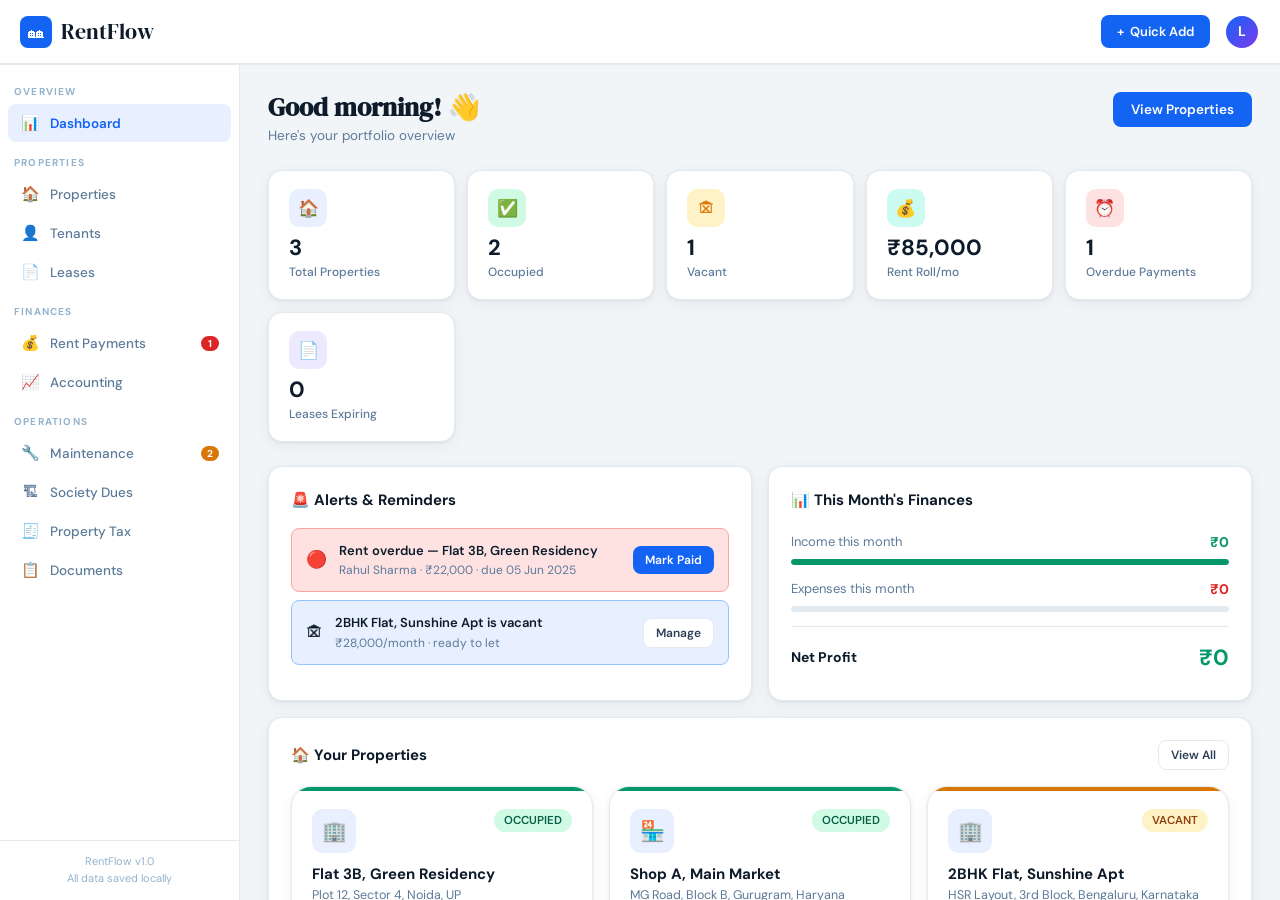
<file: index.html>
<!DOCTYPE html>
<html lang="en">
<head>
  <meta charset="UTF-8" />
  <meta name="viewport" content="width=device-width, initial-scale=1.0" />
  <meta name="description" content="RentFlow — Personal Rental Income & Property Management App" />
  <title>RentFlow — Property Manager</title>
  <link rel="stylesheet" href="style.css" />
  <link rel="preconnect" href="https://fonts.googleapis.com" />
  <link href="https://fonts.googleapis.com/css2?family=DM+Sans:ital,opsz,wght@0,9..40,300;0,9..40,400;0,9..40,500;0,9..40,600;0,9..40,700;1,9..40,400&family=DM+Serif+Display:ital@0;1&display=swap" rel="stylesheet" />
</head>
<body>

<!-- ═══════════════════════════════════════════
     APP HEADER
════════════════════════════════════════════ -->
<header class="app-header">
  <button class="menu-toggle" id="menuToggle" aria-label="Open menu">☰</button>
  <a class="logo" href="#">
    <div class="logo-icon">🏘</div>
    RentFlow
  </a>
  <div class="header-spacer"></div>
  <button class="header-btn" id="globalAddBtn">
    <span>+</span> <span>Quick Add</span>
  </button>
  <div class="header-avatar" title="Your Account">L</div>
</header>

<!-- ═══════════════════════════════════════════
     APP BODY
════════════════════════════════════════════ -->
<div class="app-body">

  <!-- ── SIDEBAR ── -->
  <aside class="sidebar" id="sidebar">
    <div style="padding:8px 0 16px">
      <div class="nav-section">Overview</div>
      <button class="nav-item active" data-page="dashboard"><span class="ni">📊</span>Dashboard</button>

      <div class="nav-section">Properties</div>
      <button class="nav-item" data-page="properties"><span class="ni">🏠</span>Properties</button>
      <button class="nav-item" data-page="tenants"><span class="ni">👤</span>Tenants</button>
      <button class="nav-item" data-page="leases"><span class="ni">📄</span>Leases</button>

      <div class="nav-section">Finances</div>
      <button class="nav-item" data-page="payments">
        <span class="ni">💰</span>Rent Payments
        <span class="nav-badge" id="badge-payments" style="display:none">0</span>
      </button>
      <button class="nav-item" data-page="accounting"><span class="ni">📈</span>Accounting</button>

      <div class="nav-section">Operations</div>
      <button class="nav-item" data-page="maintenance">
        <span class="ni">🔧</span>Maintenance
        <span class="nav-badge amber" id="badge-maint" style="display:none">0</span>
      </button>
      <button class="nav-item" data-page="society"><span class="ni">🏗</span>Society Dues</button>
      <button class="nav-item" data-page="taxes"><span class="ni">🧾</span>Property Tax</button>
      <button class="nav-item" data-page="documents"><span class="ni">📋</span>Documents</button>
    </div>
    <div class="sidebar-footer">
      <div style="font-size:11px;color:var(--ink4);text-align:center;line-height:1.6">
        RentFlow v1.0<br>All data saved locally
      </div>
    </div>
  </aside>

  <!-- ── MAIN CONTENT ── -->
  <main class="main">

    <!-- ───────── DASHBOARD ───────── -->
    <div class="page active" id="page-dashboard">
      <div class="page-hdr">
        <div>
          <h1>Good morning! 👋</h1>
          <p>Here's your portfolio overview</p>
        </div>
        <button class="btn btn-primary" onclick="nav('properties')">View Properties</button>
      </div>

      <div class="stat-grid" id="dash-stats"></div>

      <div class="two-col" style="margin-bottom:16px">
        <div class="card" style="margin:0">
          <div class="card-hdr"><h3>🚨 Alerts &amp; Reminders</h3></div>
          <div class="alert-list" id="dash-alerts"></div>
        </div>
        <div class="card" style="margin:0">
          <div class="card-hdr"><h3>📊 This Month's Finances</h3></div>
          <div id="dash-financials"></div>
        </div>
      </div>

      <div class="card">
        <div class="card-hdr">
          <h3>🏠 Your Properties</h3>
          <button class="btn btn-secondary btn-sm" onclick="nav('properties')">View All</button>
        </div>
        <div class="prop-grid" id="dash-properties" style="margin:0"></div>
      </div>
    </div>

    <!-- ───────── PROPERTIES ───────── -->
    <div class="page" id="page-properties">
      <div class="page-hdr">
        <div><h1>Properties</h1><p>Manage your rental units</p></div>
        <button class="btn btn-primary" onclick="openModal('modal-property')">+ Add Property</button>
      </div>
      <div class="prop-grid" id="prop-grid"></div>
    </div>

    <!-- ───────── TENANTS ───────── -->
    <div class="page" id="page-tenants">
      <div class="page-hdr">
        <div><h1>Tenants</h1><p>All current and past tenants</p></div>
        <button class="btn btn-primary" onclick="openModal('modal-tenant')">+ Add Tenant</button>
      </div>
      <div class="search-bar">
        <div class="search-input-wrap">
          <span class="search-icon">🔍</span>
          <input type="text" placeholder="Search tenants…" oninput="renderTenants(this.value)" />
        </div>
      </div>
      <div class="card" style="padding:0">
        <div class="tbl-wrap">
          <table>
            <thead>
              <tr>
                <th>Name</th><th>Phone</th><th>Property</th>
                <th>Lease Dates</th><th>Security Deposit</th><th>Status</th><th></th>
              </tr>
            </thead>
            <tbody id="tenant-tbody"></tbody>
          </table>
        </div>
      </div>
    </div>

    <!-- ───────── LEASES ───────── -->
    <div class="page" id="page-leases">
      <div class="page-hdr">
        <div><h1>Leases &amp; Agreements</h1><p>Track agreement dates and renewals</p></div>
        <button class="btn btn-primary" onclick="openModal('modal-lease')">+ New Lease</button>
      </div>
      <div class="search-bar">
        <div class="search-input-wrap">
          <span class="search-icon">🔍</span>
          <input type="text" placeholder="Search leases…" oninput="renderLeases(this.value)" />
        </div>
        <select class="filter-select" onchange="renderLeases('',this.value)">
          <option value="">All Status</option>
          <option>ACTIVE</option><option>EXPIRED</option><option>TERMINATED</option>
        </select>
      </div>
      <div class="card" style="padding:0">
        <div class="tbl-wrap">
          <table>
            <thead>
              <tr>
                <th>Property</th><th>Tenant</th><th>Start</th><th>End</th>
                <th>Rent/Month</th><th>Deposit</th><th>Status</th><th></th>
              </tr>
            </thead>
            <tbody id="lease-tbody"></tbody>
          </table>
        </div>
      </div>
    </div>

    <!-- ───────── PAYMENTS ───────── -->
    <div class="page" id="page-payments">
      <div class="page-hdr">
        <div><h1>Rent Payments</h1><p>Track and record all rent collections</p></div>
        <button class="btn btn-primary" onclick="openModal('modal-payment')">+ Record Payment</button>
      </div>
      <div class="stat-grid" id="payment-stats"></div>
      <div class="search-bar">
        <div class="search-input-wrap">
          <span class="search-icon">🔍</span>
          <input type="text" placeholder="Search payments…" oninput="renderPayments(this.value)" />
        </div>
        <select class="filter-select" onchange="renderPayments('',this.value)">
          <option value="">All Status</option>
          <option>PAID</option><option>PENDING</option><option>OVERDUE</option><option>PARTIAL</option>
        </select>
      </div>
      <div class="card" style="padding:0">
        <div class="tbl-wrap">
          <table>
            <thead>
              <tr>
                <th>Property</th><th>Tenant</th><th>Month</th><th>Amount</th>
                <th>Due Date</th><th>Paid Date</th><th>Mode</th><th>Status</th><th></th>
              </tr>
            </thead>
            <tbody id="payment-tbody"></tbody>
          </table>
        </div>
      </div>
    </div>

    <!-- ───────── ACCOUNTING ───────── -->
    <div class="page" id="page-accounting">
      <div class="page-hdr">
        <div><h1>Accounting</h1><p>Income, expenses, and net profit</p></div>
        <button class="btn btn-primary" onclick="openModal('modal-transaction')">+ Add Transaction</button>
      </div>
      <div class="stat-grid" id="accounting-stats"></div>
      <div class="two-col" style="margin-bottom:16px">
        <div class="card" style="margin:0">
          <div class="card-hdr"><h3>📥 Income by Property</h3></div>
          <div id="income-breakdown"></div>
        </div>
        <div class="card" style="margin:0">
          <div class="card-hdr"><h3>📤 Expenses by Category</h3></div>
          <div id="expense-breakdown"></div>
        </div>
      </div>
      <div class="card">
        <div class="card-hdr"><h3>All Transactions</h3></div>
        <div class="tbl-wrap">
          <table>
            <thead>
              <tr><th>Date</th><th>Description</th><th>Property</th><th>Category</th><th>Type</th><th>Amount</th></tr>
            </thead>
            <tbody id="txn-tbody"></tbody>
          </table>
        </div>
      </div>
    </div>

    <!-- ───────── MAINTENANCE ───────── -->
    <div class="page" id="page-maintenance">
      <div class="page-hdr">
        <div><h1>Maintenance &amp; Repairs</h1><p>Track repair tickets and costs</p></div>
        <button class="btn btn-primary" onclick="openModal('modal-ticket')">+ New Ticket</button>
      </div>
      <div class="tab-bar">
        <button class="tab-btn active" onclick="filterTickets('all',this)">All</button>
        <button class="tab-btn" onclick="filterTickets('REQUESTED',this)">Requested</button>
        <button class="tab-btn" onclick="filterTickets('IN_PROGRESS',this)">In Progress</button>
        <button class="tab-btn" onclick="filterTickets('COMPLETED',this)">Completed</button>
      </div>
      <div id="ticket-grid"></div>
    </div>

    <!-- ───────── SOCIETY ───────── -->
    <div class="page" id="page-society">
      <div class="page-hdr">
        <div><h1>Society Maintenance</h1><p>Quarterly dues and payment tracking</p></div>
        <button class="btn btn-primary" onclick="openModal('modal-society')">+ Record Payment</button>
      </div>
      <div class="card" style="padding:0">
        <div class="tbl-wrap">
          <table>
            <thead>
              <tr><th>Property</th><th>Quarter</th><th>Amount</th><th>Date Paid</th><th>Status</th><th>Confirmed</th><th></th></tr>
            </thead>
            <tbody id="society-tbody"></tbody>
          </table>
        </div>
      </div>
    </div>

    <!-- ───────── TAXES ───────── -->
    <div class="page" id="page-taxes">
      <div class="page-hdr">
        <div><h1>Property Tax</h1><p>Tax schedules, payments, and receipts</p></div>
        <button class="btn btn-primary" onclick="openModal('modal-tax')">+ Add Tax Record</button>
      </div>
      <div class="card" style="padding:0">
        <div class="tbl-wrap">
          <table>
            <thead>
              <tr><th>Property</th><th>Period</th><th>Due Date</th><th>Amount</th><th>Status</th><th>Paid On</th><th></th></tr>
            </thead>
            <tbody id="tax-tbody"></tbody>
          </table>
        </div>
      </div>
    </div>

    <!-- ───────── DOCUMENTS ───────── -->
    <div class="page" id="page-documents">
      <div class="page-hdr">
        <div><h1>Legal Documents</h1><p>Compliance checklist and document vault</p></div>
        <button class="btn btn-primary" onclick="openModal('modal-document')">+ Upload Document</button>
      </div>
      <div id="doc-compliance"></div>
    </div>

  </main><!-- /main -->
</div><!-- /app-body -->

<!-- ═══════════════════════════════════════════
     TOAST NOTIFICATIONS
════════════════════════════════════════════ -->
<div class="toast-container" id="toasts"></div>

<!-- ═══════════════════════════════════════════
     MODALS
════════════════════════════════════════════ -->

<!-- ADD PROPERTY -->
<div class="modal-overlay hidden" id="modal-property">
  <div class="modal">
    <div class="modal-hdr">
      <div><h2>Add Property</h2><p>Enter the property details below</p></div>
      <button class="modal-close" onclick="closeModal('modal-property')">✕</button>
    </div>
    <div class="modal-body">
      <div class="form-grid">
        <div class="field full"><label>Property Name *</label><input id="p-name" placeholder="e.g. Flat 3B, Green Residency" /></div>
        <div class="field"><label>Type</label>
          <select id="p-type">
            <option>APARTMENT</option><option>HOUSE</option><option>COMMERCIAL</option><option>PLOT</option>
          </select>
        </div>
        <div class="field"><label>Status</label>
          <select id="p-status">
            <option>VACANT</option><option>OCCUPIED</option><option>LISTED</option>
          </select>
        </div>
        <div class="field full"><label>Address *</label><input id="p-address" placeholder="Full street address" /></div>
        <div class="field"><label>City</label><input id="p-city" placeholder="City" /></div>
        <div class="field"><label>State</label><input id="p-state" placeholder="State" /></div>
        <div class="field"><label>Monthly Rent (₹)</label><input id="p-rent" type="number" placeholder="22000" /></div>
        <div class="field"><label>Rent Due Day</label><input id="p-dueday" type="number" value="1" min="1" max="28" /></div>
        <div class="field full"><label>Notes</label><textarea id="p-notes" placeholder="Any additional notes…"></textarea></div>
      </div>
    </div>
    <div class="modal-footer">
      <button class="btn btn-secondary" onclick="closeModal('modal-property')">Cancel</button>
      <button class="btn btn-primary" onclick="saveProperty()">Save Property</button>
    </div>
  </div>
</div>

<!-- ADD TENANT -->
<div class="modal-overlay hidden" id="modal-tenant">
  <div class="modal">
    <div class="modal-hdr">
      <div><h2>Add Tenant</h2><p>Enter the tenant's details</p></div>
      <button class="modal-close" onclick="closeModal('modal-tenant')">✕</button>
    </div>
    <div class="modal-body">
      <div class="form-grid">
        <div class="field"><label>Full Name *</label><input id="t-name" placeholder="Tenant's full name" /></div>
        <div class="field"><label>Phone *</label><input id="t-phone" placeholder="+91 98765 43210" /></div>
        <div class="field"><label>Email</label><input id="t-email" type="email" placeholder="tenant@email.com" /></div>
        <div class="field"><label>ID Type</label>
          <select id="t-idtype">
            <option value="">Select…</option>
            <option>Aadhaar</option><option>PAN</option><option>Passport</option><option>Voter ID</option>
          </select>
        </div>
        <div class="field full"><label>Emergency Contact</label><input id="t-emergency" placeholder="Name &amp; phone number" /></div>
        <div class="field full"><label>Notes</label><textarea id="t-notes" placeholder="Any additional notes…"></textarea></div>
      </div>
    </div>
    <div class="modal-footer">
      <button class="btn btn-secondary" onclick="closeModal('modal-tenant')">Cancel</button>
      <button class="btn btn-primary" onclick="saveTenant()">Save Tenant</button>
    </div>
  </div>
</div>

<!-- ADD LEASE -->
<div class="modal-overlay hidden" id="modal-lease">
  <div class="modal modal-lg">
    <div class="modal-hdr">
      <div><h2>New Lease Agreement</h2><p>Link a tenant to a property</p></div>
      <button class="modal-close" onclick="closeModal('modal-lease')">✕</button>
    </div>
    <div class="modal-body">
      <div class="form-grid">
        <div class="field"><label>Property *</label><select id="l-property"><option value="">Select…</option></select></div>
        <div class="field"><label>Tenant *</label><select id="l-tenant"><option value="">Select…</option></select></div>
        <div class="field"><label>Start Date *</label><input id="l-start" type="date" /></div>
        <div class="field"><label>End Date *</label><input id="l-end" type="date" /></div>
        <div class="field"><label>Monthly Rent (₹)</label><input id="l-rent" type="number" placeholder="22000" /></div>
        <div class="field"><label>Security Deposit (₹)</label><input id="l-deposit" type="number" placeholder="44000" /></div>
        <div class="field"><label>Deposit Received Date</label><input id="l-deposit-date" type="date" /></div>
        <div class="field"><label>Lease Status</label>
          <select id="l-status">
            <option>ACTIVE</option><option>EXPIRED</option><option>TERMINATED</option>
          </select>
        </div>
        <div class="field full"><label>Notes</label><textarea id="l-notes" placeholder="Special conditions, clauses…"></textarea></div>
      </div>
    </div>
    <div class="modal-footer">
      <button class="btn btn-secondary" onclick="closeModal('modal-lease')">Cancel</button>
      <button class="btn btn-primary" onclick="saveLease()">Save Lease</button>
    </div>
  </div>
</div>

<!-- RECORD PAYMENT -->
<div class="modal-overlay hidden" id="modal-payment">
  <div class="modal">
    <div class="modal-hdr">
      <div><h2>Record Payment</h2><p>Log a rent collection</p></div>
      <button class="modal-close" onclick="closeModal('modal-payment')">✕</button>
    </div>
    <div class="modal-body">
      <div class="form-grid">
        <div class="field"><label>Property *</label><select id="pay-property"><option value="">Select…</option></select></div>
        <div class="field"><label>Tenant Name</label><input id="pay-tenant" placeholder="Tenant name" /></div>
        <div class="field"><label>For Month</label><input id="pay-month" type="month" /></div>
        <div class="field"><label>Amount (₹) *</label><input id="pay-amount" type="number" placeholder="22000" /></div>
        <div class="field"><label>Due Date</label><input id="pay-due" type="date" /></div>
        <div class="field"><label>Paid Date</label><input id="pay-paid" type="date" /></div>
        <div class="field"><label>Payment Mode</label>
          <select id="pay-mode">
            <option>UPI</option><option>Bank Transfer</option><option>Cash</option><option>Cheque</option><option>Online</option>
          </select>
        </div>
        <div class="field"><label>Status</label>
          <select id="pay-status">
            <option>PAID</option><option>PENDING</option><option>OVERDUE</option><option>PARTIAL</option>
          </select>
        </div>
        <div class="field full"><label>Notes</label><textarea id="pay-notes" placeholder="Reference number, transaction ID…"></textarea></div>
      </div>
    </div>
    <div class="modal-footer">
      <button class="btn btn-secondary" onclick="closeModal('modal-payment')">Cancel</button>
      <button class="btn btn-primary" onclick="savePayment()">Save Payment</button>
    </div>
  </div>
</div>

<!-- ADD TRANSACTION -->
<div class="modal-overlay hidden" id="modal-transaction">
  <div class="modal">
    <div class="modal-hdr">
      <div><h2>Add Transaction</h2><p>Record an income or expense</p></div>
      <button class="modal-close" onclick="closeModal('modal-transaction')">✕</button>
    </div>
    <div class="modal-body">
      <div class="form-grid">
        <div class="field"><label>Date</label><input id="txn-date" type="date" /></div>
        <div class="field"><label>Type</label>
          <select id="txn-type"><option>INCOME</option><option>EXPENSE</option></select>
        </div>
        <div class="field full"><label>Description *</label><input id="txn-desc" placeholder="e.g. Rent — Flat 3B" /></div>
        <div class="field"><label>Property</label><select id="txn-property"><option value="">Select…</option></select></div>
        <div class="field"><label>Category</label>
          <select id="txn-cat">
            <option>Rent</option><option>Maintenance</option><option>Tax</option>
            <option>Society Dues</option><option>Insurance</option><option>Repairs</option><option>Other</option>
          </select>
        </div>
        <div class="field"><label>Amount (₹) *</label><input id="txn-amount" type="number" placeholder="5000" /></div>
      </div>
    </div>
    <div class="modal-footer">
      <button class="btn btn-secondary" onclick="closeModal('modal-transaction')">Cancel</button>
      <button class="btn btn-primary" onclick="saveTransaction()">Save Transaction</button>
    </div>
  </div>
</div>

<!-- NEW TICKET -->
<div class="modal-overlay hidden" id="modal-ticket">
  <div class="modal">
    <div class="modal-hdr">
      <div><h2>New Repair Ticket</h2><p>Log a maintenance request</p></div>
      <button class="modal-close" onclick="closeModal('modal-ticket')">✕</button>
    </div>
    <div class="modal-body">
      <div class="form-grid">
        <div class="field"><label>Property *</label><select id="tk-property"><option value="">Select…</option></select></div>
        <div class="field"><label>Raised By</label>
          <select id="tk-raisedby"><option>TENANT</option><option>LANDLORD</option></select>
        </div>
        <div class="field full"><label>Title *</label><input id="tk-title" placeholder="e.g. Leaking pipe in bathroom" /></div>
        <div class="field full"><label>Description</label><textarea id="tk-desc" placeholder="Describe the issue in detail…"></textarea></div>
        <div class="field"><label>Status</label>
          <select id="tk-status">
            <option>REQUESTED</option><option>IN_PROGRESS</option><option>COMPLETED</option>
          </select>
        </div>
        <div class="field"><label>Cost (₹)</label><input id="tk-cost" type="number" placeholder="0" /></div>
        <div class="field"><label>Cost Responsibility</label>
          <select id="tk-resp"><option value="">N/A</option><option>TENANT</option><option>LANDLORD</option></select>
        </div>
      </div>
    </div>
    <div class="modal-footer">
      <button class="btn btn-secondary" onclick="closeModal('modal-ticket')">Cancel</button>
      <button class="btn btn-primary" onclick="saveTicket()">Save Ticket</button>
    </div>
  </div>
</div>

<!-- SOCIETY PAYMENT -->
<div class="modal-overlay hidden" id="modal-society">
  <div class="modal">
    <div class="modal-hdr">
      <div><h2>Record Society Payment</h2><p>Log quarterly maintenance dues</p></div>
      <button class="modal-close" onclick="closeModal('modal-society')">✕</button>
    </div>
    <div class="modal-body">
      <div class="form-grid">
        <div class="field"><label>Property *</label><select id="soc-property"><option value="">Select…</option></select></div>
        <div class="field"><label>Quarter</label>
          <select id="soc-quarter">
            <option>Q1 (Jan–Mar)</option><option>Q2 (Apr–Jun)</option>
            <option>Q3 (Jul–Sep)</option><option>Q4 (Oct–Dec)</option>
          </select>
        </div>
        <div class="field"><label>Year</label><input id="soc-year" type="number" /></div>
        <div class="field"><label>Amount (₹) *</label><input id="soc-amount" type="number" placeholder="4800" /></div>
        <div class="field"><label>Date Paid</label><input id="soc-date" type="date" /></div>
        <div class="field"><label>Status</label>
          <select id="soc-status"><option>PAID</option><option>PENDING</option><option>OVERDUE</option></select>
        </div>
      </div>
    </div>
    <div class="modal-footer">
      <button class="btn btn-secondary" onclick="closeModal('modal-society')">Cancel</button>
      <button class="btn btn-primary" onclick="saveSociety()">Save</button>
    </div>
  </div>
</div>

<!-- TAX RECORD -->
<div class="modal-overlay hidden" id="modal-tax">
  <div class="modal">
    <div class="modal-hdr">
      <div><h2>Add Tax Record</h2><p>Track a property tax payment</p></div>
      <button class="modal-close" onclick="closeModal('modal-tax')">✕</button>
    </div>
    <div class="modal-body">
      <div class="form-grid">
        <div class="field"><label>Property *</label><select id="tax-property"><option value="">Select…</option></select></div>
        <div class="field"><label>Period</label><input id="tax-period" placeholder="e.g. FY 2025–26 Q1" /></div>
        <div class="field"><label>Due Date</label><input id="tax-due" type="date" /></div>
        <div class="field"><label>Amount (₹) *</label><input id="tax-amount" type="number" placeholder="8000" /></div>
        <div class="field"><label>Status</label>
          <select id="tax-status"><option>PENDING</option><option>PAID</option><option>OVERDUE</option></select>
        </div>
        <div class="field"><label>Paid Date</label><input id="tax-paid" type="date" /></div>
      </div>
    </div>
    <div class="modal-footer">
      <button class="btn btn-secondary" onclick="closeModal('modal-tax')">Cancel</button>
      <button class="btn btn-primary" onclick="saveTax()">Save Tax Record</button>
    </div>
  </div>
</div>

<!-- UPLOAD DOCUMENT -->
<div class="modal-overlay hidden" id="modal-document">
  <div class="modal">
    <div class="modal-hdr">
      <div><h2>Upload Document</h2><p>Add to the compliance checklist</p></div>
      <button class="modal-close" onclick="closeModal('modal-document')">✕</button>
    </div>
    <div class="modal-body">
      <div class="form-grid">
        <div class="field"><label>Property *</label><select id="doc-property"><option value="">Select…</option></select></div>
        <div class="field"><label>Document Type</label>
          <select id="doc-type">
            <option>Rental Agreement</option><option>Registration Proof</option>
            <option>Police Verification</option><option>Tenant ID Proof</option>
            <option>NOC</option><option>Other</option>
          </select>
        </div>
        <div class="field full"><label>Document Name *</label><input id="doc-name" placeholder="e.g. Rental Agreement Jan 2025" /></div>
        <div class="field"><label>Upload Date</label><input id="doc-date" type="date" /></div>
        <div class="field"><label>Status</label>
          <select id="doc-status"><option>COMPLETED</option><option>PENDING</option></select>
        </div>
        <div class="field full"><label>Notes</label><textarea id="doc-notes" placeholder="Any notes about this document…"></textarea></div>
      </div>
    </div>
    <div class="modal-footer">
      <button class="btn btn-secondary" onclick="closeModal('modal-document')">Cancel</button>
      <button class="btn btn-primary" onclick="saveDocument()">Save Document</button>
    </div>
  </div>
</div>

<!-- DELETE CONFIRMATION -->
<div class="modal-overlay hidden" id="modal-delete">
  <div class="modal modal-sm">
    <div class="modal-hdr">
      <div><h2>Delete Item?</h2><p>This cannot be undone.</p></div>
      <button class="modal-close" onclick="closeModal('modal-delete')">✕</button>
    </div>
    <div class="modal-body">
      <p style="font-size:14px;color:var(--ink2)">
        Are you sure you want to permanently delete
        <strong id="delete-item-name">this item</strong>?
      </p>
    </div>
    <div class="modal-footer">
      <button class="btn btn-secondary" onclick="closeModal('modal-delete')">Keep it</button>
      <button class="btn btn-danger" onclick="confirmDelete()">Yes, Delete</button>
    </div>
  </div>
</div>

<!-- ═══════════════════════════════════════════
     SCRIPTS
════════════════════════════════════════════ -->
<script src="app.js"></script>

</body>
</html>
</file>
<file: style.css>
/* ============================================================
   RENTFLOW — STYLESHEET
   Mobile-first, clean, professional property management UI
   ============================================================ */

@import url('https://fonts.googleapis.com/css2?family=DM+Sans:ital,opsz,wght@0,9..40,300;0,9..40,400;0,9..40,500;0,9..40,600;0,9..40,700;1,9..40,400&family=DM+Serif+Display:ital@0;1&display=swap');

/* ── RESET & ROOT ── */
*, *::before, *::after { box-sizing: border-box; margin: 0; padding: 0; }

:root {
  /* Brand */
  --accent:       #1464F4;
  --accent2:      #0F4FBF;
  --accent-soft:  #E8EFFF;

  /* Status */
  --green:        #059669;
  --green-soft:   #D1FAE5;
  --amber:        #D97706;
  --amber-soft:   #FEF3C7;
  --red:          #DC2626;
  --red-soft:     #FEE2E2;
  --purple:       #7C3AED;
  --purple-soft:  #EDE9FE;
  --teal:         #0D9488;
  --teal-soft:    #CCFBF1;

  /* Neutral surfaces */
  --ink:          #0D1B2A;
  --ink2:         #2E4057;
  --ink3:         #5C7A99;
  --ink4:         #94B3CC;
  --bg:           #F2F5F8;
  --surface:      #FFFFFF;
  --surface2:     #EEF2F6;
  --surface3:     #E3EAF0;

  /* Borders */
  --border:       rgba(13,27,42,0.10);
  --border2:      rgba(13,27,42,0.18);

  /* Radii */
  --r:            8px;
  --rl:           14px;
  --rxl:          20px;
  --pill:         999px;

  /* Shadows */
  --shadow:       0 1px 3px rgba(13,27,42,.07), 0 4px 16px rgba(13,27,42,.05);
  --shadow-lg:    0 8px 32px rgba(13,27,42,.13);

  /* Typography */
  --font:         'DM Sans', system-ui, sans-serif;
  --font-display: 'DM Serif Display', Georgia, serif;

  /* Layout */
  --sidebar-w:    240px;
  --header-h:     64px;
}

html, body { height: 100%; overflow: hidden; }
body {
  font-family: var(--font);
  background: var(--bg);
  color: var(--ink);
  font-size: 14px;
  line-height: 1.5;
  display: flex;
  flex-direction: column;
  -webkit-font-smoothing: antialiased;
}

/* ── APP HEADER ── */
.app-header {
  height: var(--header-h);
  background: var(--surface);
  border-bottom: 1px solid var(--surface3);
  display: flex;
  align-items: center;
  padding: 0 20px;
  gap: 14px;
  position: fixed;
  top: 0; left: 0; right: 0;
  z-index: 200;
  box-shadow: 0 1px 0 var(--surface3);
}

.logo {
  font-family: var(--font-display);
  font-size: 22px;
  color: var(--ink);
  display: flex;
  align-items: center;
  gap: 9px;
  white-space: nowrap;
  text-decoration: none;
}
.logo-icon {
  width: 32px; height: 32px;
  background: var(--accent);
  border-radius: 8px;
  display: flex; align-items: center; justify-content: center;
  color: #fff; font-size: 16px;
  flex-shrink: 0;
}

.header-spacer { flex: 1; }

.header-btn {
  background: var(--accent);
  color: #fff;
  border: none;
  border-radius: var(--r);
  padding: 8px 16px;
  font-size: 13px;
  font-weight: 600;
  font-family: var(--font);
  cursor: pointer;
  display: flex; align-items: center; gap: 6px;
  transition: background .15s;
  white-space: nowrap;
}
.header-btn:hover { background: var(--accent2); }

.header-avatar {
  width: 36px; height: 36px;
  border-radius: 50%;
  background: linear-gradient(135deg, #1464F4, #7C3AED);
  color: #fff;
  display: flex; align-items: center; justify-content: center;
  font-weight: 700; font-size: 14px;
  cursor: pointer;
  border: 2px solid var(--surface);
  flex-shrink: 0;
}

.menu-toggle {
  display: none;
  background: none; border: none;
  font-size: 20px; cursor: pointer;
  padding: 6px; color: var(--ink2);
  align-items: center;
}

/* ── APP BODY LAYOUT ── */
.app-body {
  display: flex;
  height: 100vh;
  padding-top: var(--header-h);
  overflow: hidden;
}

/* ── SIDEBAR ── */
.sidebar {
  width: var(--sidebar-w);
  background: var(--surface);
  border-right: 1px solid var(--surface3);
  display: flex;
  flex-direction: column;
  flex-shrink: 0;
  overflow-y: auto;
  position: fixed;
  top: var(--header-h); left: 0; bottom: 0;
  z-index: 100;
}
.sidebar::-webkit-scrollbar { width: 3px; }
.sidebar::-webkit-scrollbar-thumb { background: var(--surface3); border-radius: 3px; }

.nav-section {
  padding: 12px 14px 4px;
  font-size: 10px;
  font-weight: 700;
  letter-spacing: 1.2px;
  color: var(--ink4);
  text-transform: uppercase;
}
.nav-item {
  display: flex;
  align-items: center;
  gap: 10px;
  padding: 9px 12px;
  margin: 1px 8px;
  border-radius: var(--r);
  cursor: pointer;
  color: var(--ink3);
  font-size: 13.5px;
  font-weight: 500;
  transition: all .15s;
  border: none; background: none;
  width: calc(100% - 16px);
  text-align: left;
  font-family: var(--font);
}
.nav-item:hover { background: var(--surface2); color: var(--ink); }
.nav-item.active { background: var(--accent-soft); color: var(--accent); font-weight: 600; }
.nav-item .ni { font-size: 15px; width: 20px; text-align: center; }
.nav-badge {
  margin-left: auto;
  background: var(--red); color: #fff;
  font-size: 10px; font-weight: 700;
  padding: 1px 6px;
  border-radius: var(--pill);
  min-width: 18px; text-align: center;
}
.nav-badge.amber { background: var(--amber); }

.sidebar-footer {
  margin-top: auto;
  padding: 12px;
  border-top: 1px solid var(--surface3);
}

/* ── MAIN CONTENT ── */
.main {
  flex: 1;
  margin-left: var(--sidebar-w);
  overflow-y: auto;
  height: 100%;
}

.page {
  padding: 28px;
  display: none;
  animation: fadeUp .2s ease;
  max-width: 1100px;
}
.page.active { display: block; }

@keyframes fadeUp {
  from { opacity: 0; transform: translateY(8px); }
  to   { opacity: 1; transform: translateY(0); }
}

/* ── PAGE HEADER ── */
.page-hdr {
  display: flex;
  align-items: flex-start;
  justify-content: space-between;
  gap: 16px;
  margin-bottom: 24px;
  flex-wrap: wrap;
}
.page-hdr h1 {
  font-family: var(--font-display);
  font-size: 26px;
  color: var(--ink);
  line-height: 1.2;
}
.page-hdr p { color: var(--ink3); font-size: 13.5px; margin-top: 3px; }

/* ── BUTTONS ── */
.btn {
  display: inline-flex;
  align-items: center;
  gap: 6px;
  padding: 9px 18px;
  border-radius: var(--r);
  font-size: 13.5px;
  font-weight: 600;
  font-family: var(--font);
  cursor: pointer;
  border: none;
  transition: all .15s;
  white-space: nowrap;
  text-decoration: none;
}
.btn:active { transform: scale(0.97); }
.btn-primary   { background: var(--accent);   color: #fff; }
.btn-primary:hover   { background: var(--accent2); }
.btn-secondary { background: var(--surface);  color: var(--ink2); border: 1.5px solid var(--surface3); }
.btn-secondary:hover { background: var(--surface2); }
.btn-danger    { background: var(--red);      color: #fff; }
.btn-danger:hover    { background: #b91c1c; }
.btn-success   { background: var(--green);    color: #fff; }
.btn-ghost     { background: none; color: var(--ink3); padding: 6px 10px; }
.btn-ghost:hover { background: var(--surface2); color: var(--ink); }
.btn-sm { padding: 6px 12px; font-size: 12px; }
.btn-lg { padding: 12px 24px; font-size: 15px; }

.btn-icon {
  width: 32px; height: 32px;
  border-radius: var(--r);
  background: none; border: none;
  color: var(--ink3);
  font-size: 14px; cursor: pointer;
  display: inline-flex; align-items: center; justify-content: center;
  transition: all .15s;
  font-family: var(--font);
}
.btn-icon:hover { background: var(--surface2); color: var(--ink); }

/* ── BADGES ── */
.badge {
  display: inline-flex; align-items: center; gap: 4px;
  padding: 3px 10px;
  border-radius: var(--pill);
  font-size: 11.5px; font-weight: 600;
  white-space: nowrap;
}
.badge-green   { background: var(--green-soft);   color: #065f46; }
.badge-amber   { background: var(--amber-soft);   color: #92400e; }
.badge-red     { background: var(--red-soft);     color: #991b1b; }
.badge-blue    { background: var(--accent-soft);  color: var(--accent2); }
.badge-purple  { background: var(--purple-soft);  color: #5b21b6; }
.badge-teal    { background: var(--teal-soft);    color: #134e4a; }
.badge-gray    { background: var(--surface2);     color: var(--ink3); border: 1px solid var(--border); }

/* ── STAT CARDS ── */
.stat-grid {
  display: grid;
  grid-template-columns: repeat(auto-fill, minmax(160px, 1fr));
  gap: 12px;
  margin-bottom: 24px;
}
.stat-card {
  background: var(--surface);
  border-radius: var(--rl);
  padding: 18px 20px;
  box-shadow: var(--shadow);
  border: 1px solid var(--surface3);
}
.stat-card .sc-icon {
  width: 38px; height: 38px;
  border-radius: 10px;
  display: flex; align-items: center; justify-content: center;
  font-size: 17px; margin-bottom: 10px;
}
.stat-card .sc-val { font-size: 22px; font-weight: 700; color: var(--ink); line-height: 1; }
.stat-card .sc-label { font-size: 12px; color: var(--ink3); margin-top: 4px; font-weight: 500; }
.sc-blue   .sc-icon { background: var(--accent-soft); color: var(--accent); }
.sc-green  .sc-icon { background: var(--green-soft);  color: var(--green); }
.sc-amber  .sc-icon { background: var(--amber-soft);  color: var(--amber); }
.sc-red    .sc-icon { background: var(--red-soft);    color: var(--red); }
.sc-purple .sc-icon { background: var(--purple-soft); color: var(--purple); }
.sc-teal   .sc-icon { background: var(--teal-soft);   color: var(--teal); }

/* ── CARDS ── */
.card {
  background: var(--surface);
  border-radius: var(--rl);
  padding: 22px;
  box-shadow: var(--shadow);
  border: 1px solid var(--surface3);
  margin-bottom: 16px;
}
.card-hdr {
  display: flex; align-items: center;
  justify-content: space-between;
  margin-bottom: 16px; gap: 8px;
}
.card-hdr h3 { font-size: 15px; font-weight: 700; color: var(--ink); }

/* ── PROPERTY CARDS ── */
.prop-grid {
  display: grid;
  grid-template-columns: repeat(auto-fill, minmax(280px, 1fr));
  gap: 16px;
  margin-bottom: 24px;
}
.prop-card {
  background: var(--surface);
  border-radius: var(--rxl);
  padding: 0; overflow: hidden;
  box-shadow: var(--shadow);
  border: 1px solid var(--surface3);
  cursor: pointer;
  transition: all .2s;
  position: relative;
}
.prop-card:hover { transform: translateY(-2px); box-shadow: var(--shadow-lg); border-color: var(--accent); }
.prop-card .pc-stripe { height: 4px; }
.prop-card .pc-body { padding: 18px 20px; }
.prop-card .pc-header { display: flex; justify-content: space-between; align-items: flex-start; margin-bottom: 12px; }
.prop-card .pc-icon { width: 44px; height: 44px; border-radius: 11px; display: flex; align-items: center; justify-content: center; font-size: 20px; background: var(--accent-soft); }
.prop-card h3 { font-size: 15px; font-weight: 700; color: var(--ink); margin-bottom: 2px; line-height: 1.3; }
.prop-card .pc-addr { font-size: 12.5px; color: var(--ink3); margin-bottom: 14px; }
.prop-card .pc-stats { display: flex; gap: 16px; border-top: 1px solid var(--surface3); padding-top: 12px; margin-top: 12px; }
.prop-card .pc-stat-val { font-size: 14px; font-weight: 700; color: var(--ink); }
.prop-card .pc-stat-label { font-size: 11px; color: var(--ink4); font-weight: 500; }
.prop-card .pc-actions { display: flex; gap: 4px; }

/* ── TABLES ── */
.tbl-wrap { overflow-x: auto; border-radius: var(--r); border: 1px solid var(--surface3); }
table { width: 100%; border-collapse: collapse; font-size: 13.5px; }
th {
  background: var(--surface2);
  padding: 10px 14px;
  text-align: left;
  font-weight: 600; font-size: 11.5px;
  color: var(--ink3);
  letter-spacing: .3px; text-transform: uppercase;
  white-space: nowrap;
}
td { padding: 12px 14px; border-top: 1px solid var(--surface3); color: var(--ink2); vertical-align: middle; }
tr:hover td { background: var(--bg); }
.tbl-actions { display: flex; gap: 4px; opacity: 0; transition: opacity .15s; }
tr:hover .tbl-actions { opacity: 1; }

/* ── ALERT ITEMS ── */
.alert-list { display: flex; flex-direction: column; gap: 8px; }
.alert-item {
  display: flex; align-items: center; gap: 12px;
  padding: 12px 14px;
  border-radius: var(--r);
  border: 1px solid; transition: all .15s;
}
.alert-item.alert-red    { background: var(--red-soft);   border-color: #fca5a5; }
.alert-item.alert-amber  { background: var(--amber-soft); border-color: #fcd34d; }
.alert-item.alert-blue   { background: var(--accent-soft);border-color: #93c5fd; }
.alert-item.alert-green  { background: var(--green-soft); border-color: #6ee7b7; }
.alert-item .ai-icon  { font-size: 17px; flex-shrink: 0; }
.alert-item .ai-body  { flex: 1; min-width: 0; }
.alert-item .ai-title { font-size: 13px; font-weight: 600; color: var(--ink); }
.alert-item .ai-sub   { font-size: 12px; color: var(--ink3); margin-top: 1px; }
.alert-item .ai-action { flex-shrink: 0; }

/* ── PROGRESS ── */
.progress-bar { height: 6px; background: var(--surface3); border-radius: var(--pill); overflow: hidden; }
.progress-fill { height: 100%; border-radius: var(--pill); transition: width .4s ease; }

/* ── FORMS ── */
.form-grid { display: grid; grid-template-columns: repeat(auto-fill, minmax(220px, 1fr)); gap: 14px; }
.form-grid.cols-2 { grid-template-columns: 1fr 1fr; }
.form-grid.cols-3 { grid-template-columns: 1fr 1fr 1fr; }
.field { display: flex; flex-direction: column; gap: 5px; }
.field.full { grid-column: 1 / -1; }
.field label { font-size: 12px; font-weight: 600; color: var(--ink2); letter-spacing: .2px; }
.field input,
.field select,
.field textarea {
  padding: 9px 12px;
  border: 1.5px solid var(--surface3);
  border-radius: var(--r);
  font-size: 13.5px; font-family: var(--font);
  color: var(--ink); background: var(--surface);
  outline: none; transition: border-color .15s; width: 100%;
}
.field input:focus, .field select:focus, .field textarea:focus {
  border-color: var(--accent); background: #fff;
}
.field textarea { resize: vertical; min-height: 80px; }
.form-actions {
  display: flex; gap: 10px;
  justify-content: flex-end;
  margin-top: 8px; padding-top: 14px;
  border-top: 1px solid var(--surface3);
}

/* ── MODAL ── */
.modal-overlay {
  position: fixed; inset: 0;
  background: rgba(13,27,42,.45);
  z-index: 500;
  display: flex; align-items: flex-end;
  justify-content: center;
  padding: 0;
  animation: overlayIn .15s ease;
}
.modal-overlay.hidden { display: none !important; }
@keyframes overlayIn { from { opacity: 0; } to { opacity: 1; } }

.modal {
  background: var(--surface);
  border-radius: var(--rxl) var(--rxl) 0 0;
  width: 100%; max-width: 600px;
  max-height: 92vh;
  overflow: hidden; display: flex; flex-direction: column;
  box-shadow: var(--shadow-lg);
  animation: slideUp .22s ease;
}
.modal.modal-lg { max-width: 740px; }
.modal.modal-sm { max-width: 400px; border-radius: var(--rxl); margin: 20px; }

@keyframes slideUp {
  from { opacity: 0; transform: translateY(50px); }
  to   { opacity: 1; transform: translateY(0); }
}

.modal-hdr {
  padding: 22px 24px 0;
  display: flex; align-items: flex-start;
  justify-content: space-between; gap: 12px;
  flex-shrink: 0;
}
.modal-hdr h2 { font-family: var(--font-display); font-size: 20px; color: var(--ink); }
.modal-hdr p { font-size: 13px; color: var(--ink3); margin-top: 3px; }

.modal-close {
  background: var(--surface2); border: none;
  border-radius: 50%;
  width: 32px; height: 32px;
  cursor: pointer; font-size: 15px;
  color: var(--ink3);
  display: flex; align-items: center; justify-content: center;
  flex-shrink: 0; transition: background .15s;
  font-family: var(--font);
}
.modal-close:hover { background: var(--surface3); }

.modal-body {
  padding: 20px 24px;
  overflow-y: auto; flex: 1;
}
.modal-footer {
  padding: 16px 24px;
  border-top: 1px solid var(--surface3);
  display: flex; gap: 10px; justify-content: flex-end;
  flex-shrink: 0;
  background: var(--surface);
}

/* ── TAB BAR ── */
.tab-bar {
  display: flex; gap: 2px;
  background: var(--surface2);
  border-radius: var(--r);
  padding: 3px;
  margin-bottom: 20px;
  width: fit-content;
}
.tab-btn {
  padding: 7px 18px;
  border-radius: 6px; border: none;
  background: none;
  font-size: 13px; font-weight: 500;
  color: var(--ink3); cursor: pointer;
  font-family: var(--font); transition: all .15s;
}
.tab-btn:hover { color: var(--ink); }
.tab-btn.active { background: var(--surface); color: var(--ink); font-weight: 600; box-shadow: var(--shadow); }

/* ── SEARCH BAR ── */
.search-bar { display: flex; gap: 10px; margin-bottom: 18px; flex-wrap: wrap; }
.search-input-wrap { position: relative; flex: 1; min-width: 200px; }
.search-input-wrap input {
  width: 100%;
  padding: 9px 12px 9px 36px;
  border: 1.5px solid var(--surface3);
  border-radius: var(--r);
  font-size: 13.5px; font-family: var(--font);
  background: var(--surface); color: var(--ink);
  outline: none; transition: border-color .15s;
}
.search-input-wrap input:focus { border-color: var(--accent); }
.search-icon {
  position: absolute; left: 11px; top: 50%; transform: translateY(-50%);
  color: var(--ink4); font-size: 14px; pointer-events: none;
}
.filter-select {
  padding: 9px 12px;
  border: 1.5px solid var(--surface3);
  border-radius: var(--r);
  font-size: 13px; font-family: var(--font);
  background: var(--surface); color: var(--ink);
  outline: none; cursor: pointer;
  transition: border-color .15s;
}
.filter-select:focus { border-color: var(--accent); }

/* ── STATUS FLOW (tickets) ── */
.status-flow { display: flex; align-items: center; gap: 0; margin: 12px 0; }
.sf-step {
  flex: 1; text-align: center;
  padding: 7px 4px;
  font-size: 11px; font-weight: 600;
  color: var(--ink4);
  border-bottom: 2px solid var(--surface3);
  transition: all .2s;
}
.sf-step.done   { color: var(--green); border-color: var(--green); }
.sf-step.active { color: var(--accent); border-color: var(--accent); }

/* ── DOCUMENT CHECKLIST ── */
.doc-row {
  display: flex; align-items: center; gap: 12px;
  padding: 10px 0;
  border-bottom: 1px solid var(--surface3);
}
.doc-row:last-child { border-bottom: none; }

/* ── COMPLIANCE CARD ── */
.compliance-score {
  font-size: 28px; font-weight: 700;
}

/* ── EMPTY STATE ── */
.empty-state { text-align: center; padding: 56px 24px; color: var(--ink3); }
.empty-state .es-icon { font-size: 44px; display: block; margin-bottom: 14px; }
.empty-state h3 { font-size: 17px; font-weight: 700; color: var(--ink2); margin-bottom: 6px; }
.empty-state p { font-size: 13.5px; margin-bottom: 20px; }

/* ── TOAST ── */
.toast-container {
  position: fixed; bottom: 24px; right: 24px;
  z-index: 9999;
  display: flex; flex-direction: column; gap: 8px;
  pointer-events: none;
}
.toast {
  background: #1a2535; color: #e8edf2;
  padding: 11px 18px;
  border-radius: var(--r);
  font-size: 13px; font-weight: 500;
  box-shadow: var(--shadow-lg);
  display: flex; align-items: center; gap: 10px;
  animation: toastIn .22s ease;
  pointer-events: all;
  max-width: 320px;
}
@keyframes toastIn {
  from { opacity: 0; transform: translateX(16px); }
  to   { opacity: 1; transform: translateX(0); }
}
.toast.removing { animation: toastOut .18s ease forwards; }
@keyframes toastOut {
  to { opacity: 0; transform: translateX(16px); }
}

/* ── GRID HELPERS ── */
.two-col   { display: grid; grid-template-columns: 1fr 1fr; gap: 16px; }
.three-col { display: grid; grid-template-columns: 1fr 1fr 1fr; gap: 16px; }
.hidden { display: none !important; }

/* ── MOBILE RESPONSIVE ── */
@media (max-width: 768px) {
  :root { --sidebar-w: 0px; }

  .sidebar {
    transform: translateX(-240px);
    width: 240px;
    transition: transform .25s;
    box-shadow: none;
  }
  .sidebar.open {
    transform: translateX(0);
    box-shadow: var(--shadow-lg);
  }
  .main { margin-left: 0; }
  .menu-toggle { display: flex; }
  .page { padding: 16px; }
  .prop-grid { grid-template-columns: 1fr; }
  .stat-grid { grid-template-columns: 1fr 1fr; }
  .form-grid.cols-3 { grid-template-columns: 1fr 1fr; }
  .two-col { grid-template-columns: 1fr; }
  .three-col { grid-template-columns: 1fr 1fr; }
  .modal { margin: 0; max-height: 94vh; }
  .modal.modal-sm { margin: 12px; border-radius: var(--rxl); }
  .modal-overlay { align-items: flex-end; padding: 0; }
  .page-hdr { flex-direction: column; align-items: flex-start; }
  .header-btn span { display: none; }
}

@media (min-width: 769px) {
  .modal-overlay { align-items: center; padding: 20px; }
  .modal { border-radius: var(--rxl); max-height: 88vh; }
}
</file>
